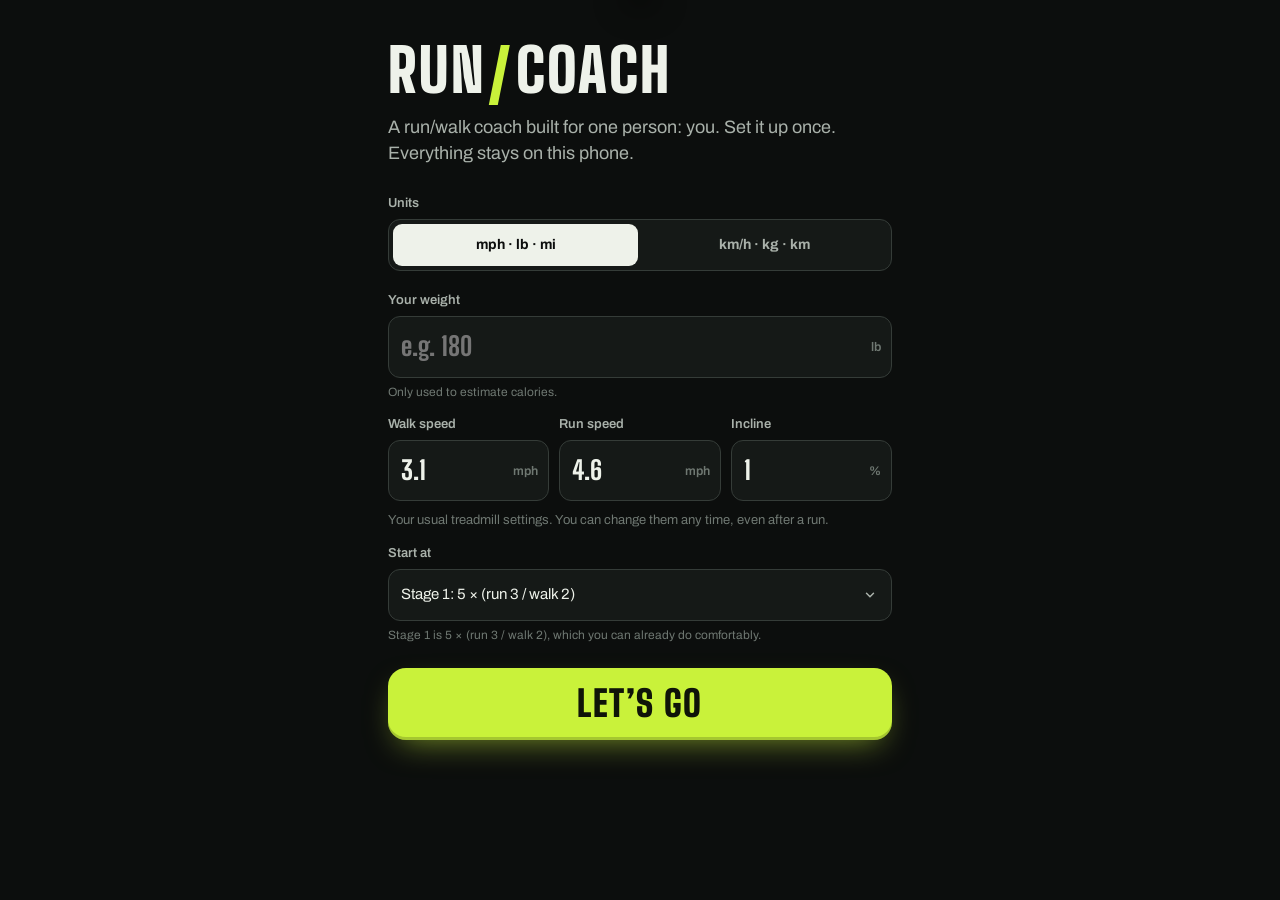
<file: index.html>
<!doctype html>
<html lang="en">
<head>
  <meta charset="utf-8">
  <meta name="viewport" content="width=device-width, initial-scale=1, viewport-fit=cover">
  <meta name="theme-color" content="#0c0e0d">
  <meta name="color-scheme" content="dark">
  <meta name="description" content="A personal run/walk interval coach for the treadmill.">
  <title>Run Coach</title>
  <link rel="manifest" href="manifest.webmanifest">
  <link rel="icon" type="image/png" href="icons/icon-192.png">
  <link rel="preconnect" href="https://fonts.googleapis.com">
  <link rel="preconnect" href="https://fonts.gstatic.com" crossorigin>
  <link rel="stylesheet" href="https://fonts.googleapis.com/css2?family=Archivo:wdth,wght@75..100,400..800&family=Big+Shoulders+Display:wght@700;800;900&display=swap">
  <link rel="stylesheet" href="css/app.css">
</head>
<body>
  <div id="app"><main id="view"></main></div>

  <nav id="tabs" aria-label="Sections">
    <button data-tab="today">
      <svg viewBox="0 0 24 24" aria-hidden="true"><path d="M8 5.5v13l10.5-6.5z" fill="currentColor"/></svg>
      <span>Today</span>
    </button>
    <button data-tab="progress">
      <svg viewBox="0 0 24 24" aria-hidden="true"><path d="M5 20v-7M10 20V8M15 20v-9M20 20V4" stroke="currentColor" stroke-width="2.6" stroke-linecap="round" fill="none"/></svg>
      <span>Progress</span>
    </button>
    <button data-tab="settings">
      <svg viewBox="0 0 24 24" aria-hidden="true"><path d="M4 7h10M18.5 7H20M4 17h1.5M10 17h10" stroke="currentColor" stroke-width="2.4" stroke-linecap="round" fill="none"/><circle cx="16" cy="7" r="2.4" fill="none" stroke="currentColor" stroke-width="2.2"/><circle cx="8" cy="17" r="2.4" fill="none" stroke="currentColor" stroke-width="2.2"/></svg>
      <span>Settings</span>
    </button>
  </nav>

  <div id="screen"></div>
  <div id="sheet"></div>
  <div id="toast" role="status" aria-live="polite"></div>

  <script type="module" src="js/app.js"></script>
</body>
</html>
</file>
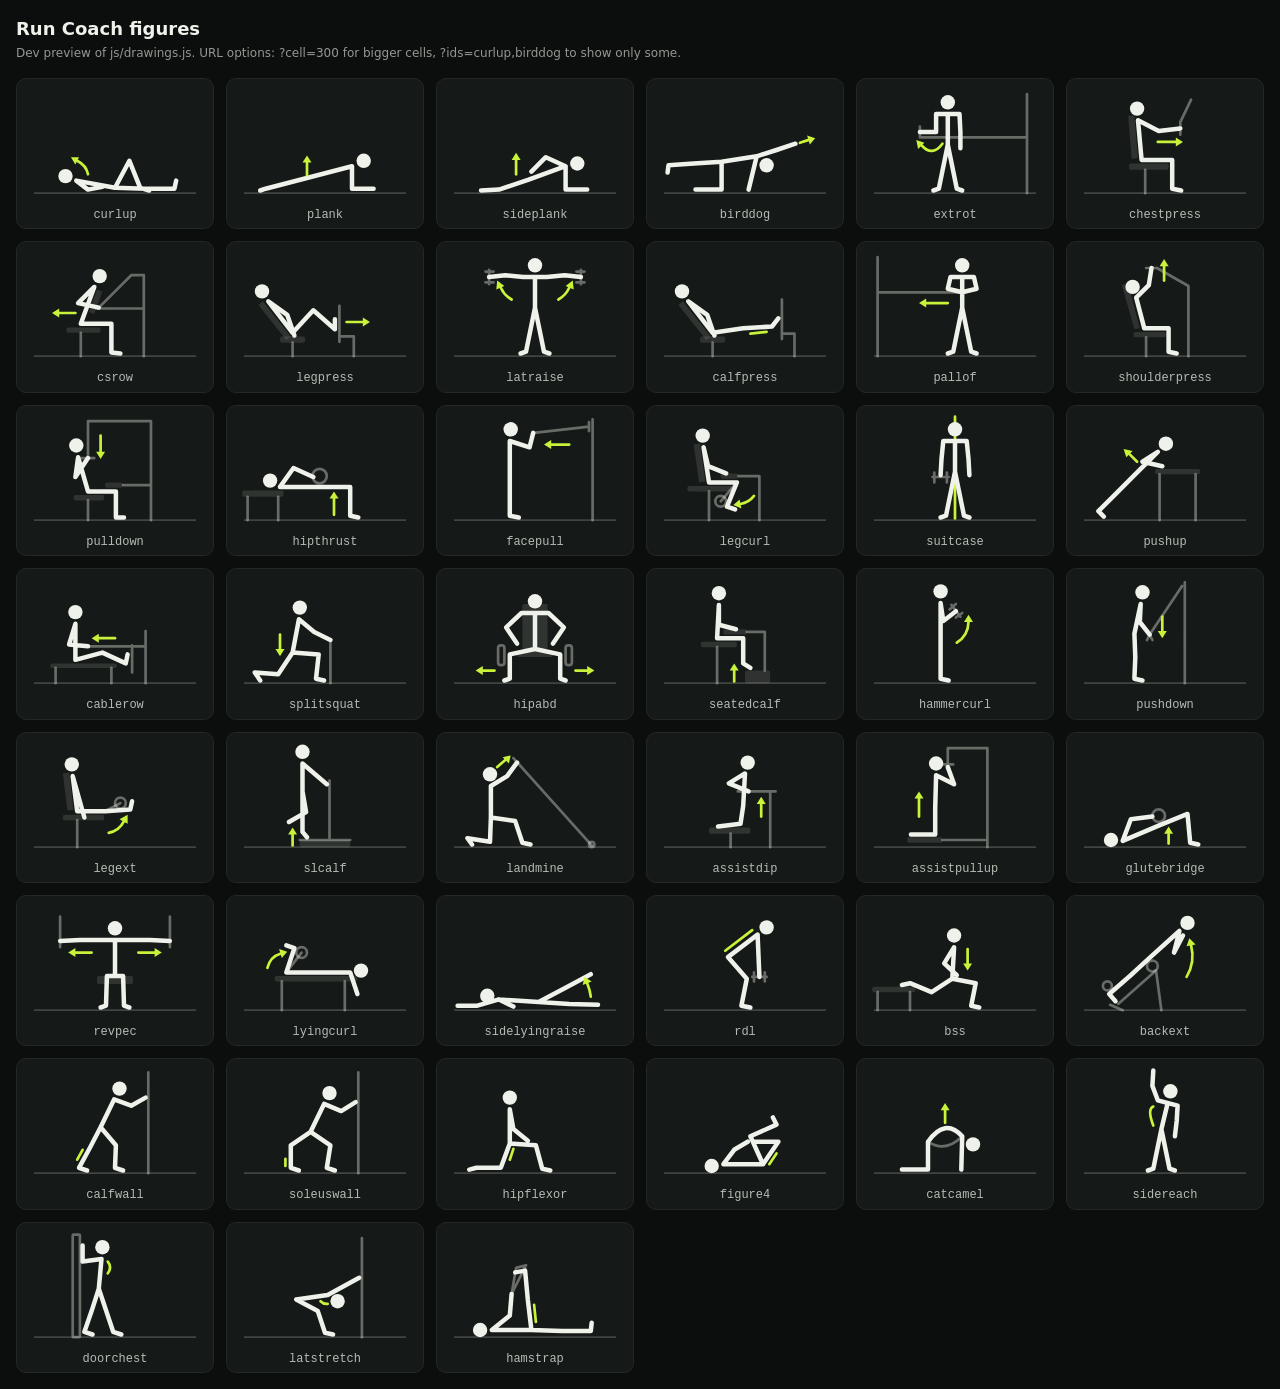
<file: tools/figures.html>
<!doctype html>
<html lang="en">
<head>
<meta charset="utf-8">
<meta name="viewport" content="width=device-width, initial-scale=1">
<title>Run Coach figures</title>
<style>
  :root { color-scheme: dark; }
  * { box-sizing: border-box; }
  body { margin: 0; padding: 16px; background: #0c0e0d; color: #eef2ea; font: 14px/1.4 system-ui, -apple-system, "Segoe UI", sans-serif; }
  h1 { font-size: 18px; margin: 0 0 4px; }
  p.note { margin: 0 0 16px; opacity: .6; font-size: 12px; }
  .grid { display: grid; grid-template-columns: repeat(auto-fill, minmax(var(--cell, 180px), 1fr)); gap: 12px; }
  .cell { background: #151917; border: 1px solid #222824; border-radius: 10px; padding: 8px 8px 6px; }
  .cell .id { font: 12px/1.2 ui-monospace, Consolas, monospace; opacity: .75; margin-top: 4px; text-align: center; }

  /* Same CSS the app uses for figures */
  .fig { width: 100%; height: auto; color: #eef2ea; display: block; }
  .fig .p { fill: none; stroke: currentColor; stroke-width: 5; stroke-linecap: round; stroke-linejoin: round; }
  .fig .h { fill: currentColor; stroke: none; }
  .fig .e { fill: none; stroke: currentColor; stroke-opacity: .38; stroke-width: 3; stroke-linecap: round; stroke-linejoin: round; }
  .fig .ef { fill: currentColor; fill-opacity: .12; stroke: none; }
  .fig .a { fill: none; stroke: #c9f23a; stroke-width: 3; stroke-linecap: round; stroke-linejoin: round; }
  .fig .ah { fill: #c9f23a; stroke: none; }
  .fig .f { stroke: currentColor; stroke-opacity: .2; stroke-width: 2; }
</style>
</head>
<body>
<h1>Run Coach figures</h1>
<p class="note">Dev preview of js/drawings.js. URL options: ?cell=300 for bigger cells, ?ids=curlup,birddog to show only some.</p>
<div class="grid" id="grid"></div>
<script type="module">
  import { FIGURES, figure } from '../js/drawings.js';
  const q = new URLSearchParams(location.search);
  const cell = q.get('cell');
  if (cell) document.documentElement.style.setProperty('--cell', `${parseInt(cell, 10)}px`);
  const only = q.get('ids') ? q.get('ids').split(',') : null;
  const grid = document.getElementById('grid');
  grid.innerHTML = Object.keys(FIGURES)
    .filter(id => !only || only.includes(id))
    .map(id => `<div class="cell">${figure(id)}<div class="id">${id}</div></div>`)
    .join('');
</script>
</body>
</html>
</file>
<file: css/app.css>
/* Run Coach — treadmill-console aesthetic: dark belt, volt-lime run, electric-blue walk. */

:root {
  --bg: #0c0e0d;
  --bg-2: #111413;
  --panel: #151917;
  --panel-2: #1b201e;
  --line: #262c29;
  --line-2: #353c38;
  --ghost: #1f2522;
  --ink: #eef2ea;
  --ink-2: #a9b1aa;
  --ink-3: #6f7872;
  --run: #c9f23a;
  --run-ink: #0f1408;
  --walk: #4d8dff;
  --walk-deep: #1a47d1;
  --easy: #8b9aa7;
  --easy-deep: #27313b;
  --green: #45d27c;
  --amber: #ffb43d;
  --red: #ff5a47;
  --display: 'Big Shoulders Display', 'Oswald', 'Roboto Condensed', 'Arial Narrow', sans-serif;
  --body: 'Archivo', 'Roboto', 'Segoe UI', sans-serif;
  --radius: 16px;
  --sb: env(safe-area-inset-bottom, 0px);
  --st: env(safe-area-inset-top, 0px);
  color-scheme: dark;
}

*, *::before, *::after { box-sizing: border-box; }
[hidden] { display: none !important; }
html { -webkit-text-size-adjust: 100%; }

body {
  margin: 0;
  min-height: 100dvh;
  background-color: var(--bg);
  background-image:
    radial-gradient(130% 50% at 105% -5%, rgba(201, 242, 58, .08), transparent 60%),
    repeating-linear-gradient(180deg, rgba(255, 255, 255, .018) 0 1px, transparent 1px 7px);
  background-attachment: fixed;
  color: var(--ink);
  font-family: var(--body);
  font-size: 16px;
  line-height: 1.45;
  -webkit-font-smoothing: antialiased;
  -webkit-tap-highlight-color: transparent;
  overscroll-behavior-y: contain;
}
body.locked { overflow: hidden; }

button, input, select, textarea { font: inherit; color: inherit; }
button { cursor: pointer; border: 0; background: none; padding: 0; touch-action: manipulation; }
button:disabled { cursor: default; }
:focus-visible { outline: 2px solid var(--run); outline-offset: 3px; }
h1, h2, h3, p { margin: 0; font-weight: inherit; }

#app { max-width: 540px; margin: 0 auto; padding: calc(16px + var(--st)) 16px calc(200px + var(--sb)); }

/* ---- header ---- */
.top { display: flex; justify-content: space-between; align-items: center; margin-bottom: 20px; }
.brand { font-family: var(--display); font-weight: 900; font-size: 24px; letter-spacing: .04em; text-transform: uppercase; line-height: 1; }
.brand i { color: var(--run); font-style: normal; margin: 0 1px; }
.brand.big { font-size: 60px; margin-bottom: 14px; }
.date { font-size: 12px; font-weight: 600; letter-spacing: .14em; text-transform: uppercase; color: var(--ink-3); }
.eyebrow { display: block; font-size: 11px; font-weight: 700; letter-spacing: .18em; text-transform: uppercase; color: var(--ink-3); }

/* ---- road to 5K ---- */
.road-wrap { margin-bottom: 18px; }
.road-head { display: flex; justify-content: space-between; margin-bottom: 8px; }
.road { display: grid; grid-template-columns: repeat(12, 1fr); gap: 4px; }
.road span {
  height: 32px; border-radius: 4px; background: var(--ghost);
  display: flex; align-items: flex-end; justify-content: center; padding-bottom: 3px;
  font-family: var(--display); font-weight: 800; font-size: 13px; line-height: 1; color: var(--ink-3);
}
.road span.done { background: var(--run); color: var(--run-ink); }
.road span.now { background: rgba(201, 242, 58, .1); box-shadow: inset 0 0 0 2px var(--run); color: var(--run); animation: beat 1.8s ease-in-out infinite; }

/* ---- cards ---- */
.card {
  background: var(--panel); border: 1px solid var(--line); border-left: 4px solid var(--line-2);
  border-radius: 12px; padding: 14px 16px; margin-bottom: 12px; animation: rise .4s both;
}
.card h3 { font-family: var(--display); font-weight: 800; font-size: 23px; text-transform: uppercase; letter-spacing: .02em; line-height: 1.05; margin: 2px 0 4px; }
.card p { color: var(--ink-2); font-size: 15px; }
.card p b { color: var(--ink); }
.card.green { border-left-color: var(--green); }
.card.amber { border-left-color: var(--amber); }
.card.red { border-left-color: var(--red); }
.card.info { border-left-color: var(--walk); }
.card.morning { border-left-color: var(--run); }
.card .row { margin-top: 12px; }
.row { display: flex; gap: 10px; flex-wrap: wrap; }

.choices { display: grid; grid-template-columns: repeat(3, 1fr); gap: 8px; margin-top: 12px; }
.choice {
  background: var(--panel-2); border: 1px solid var(--line-2); border-radius: 12px;
  padding: 12px 10px; min-height: 80px; text-align: left;
  display: flex; flex-direction: column; justify-content: space-between; gap: 6px;
  transition: transform .12s, background-color .15s, border-color .15s;
}
.choice b { font-family: var(--display); font-weight: 800; font-size: 20px; text-transform: uppercase; line-height: 1; }
.choice small { font-size: 12px; color: var(--ink-3); line-height: 1.25; }
.choice:active { transform: scale(.97); }
.choice.green b { color: var(--green); }
.choice.amber b { color: var(--amber); }
.choice.red b { color: var(--red); }
.choice[aria-pressed=true] { background: var(--run); border-color: var(--run); color: var(--run-ink); }
.choice[aria-pressed=true] small { color: rgba(15, 20, 8, .7); }

/* ---- hero (next run) ---- */
.hero {
  position: relative; overflow: hidden;
  padding: 18px 16px 16px; border-radius: var(--radius);
  background: linear-gradient(180deg, var(--panel), var(--bg-2));
  border: 1px solid var(--line);
  animation: rise .5s .05s both;
}
.hero::after {
  content: ''; position: absolute; right: -60px; top: -60px; width: 200px; height: 200px; pointer-events: none;
  background: radial-gradient(circle, rgba(201, 242, 58, .13), transparent 70%);
}
.hero-top { display: flex; justify-content: space-between; align-items: center; gap: 8px; }
.tag { font-size: 10.5px; font-weight: 800; letter-spacing: .12em; text-transform: uppercase; color: var(--run-ink); background: var(--run); padding: 4px 8px; border-radius: 99px; white-space: nowrap; }
.hero h1 {
  text-wrap: balance;
  font-family: var(--display); font-weight: 900; text-transform: uppercase;
  font-size: clamp(38px, 11vw, 54px); line-height: .92; letter-spacing: .005em;
  margin: 10px 0 18px;
}
.legend { display: flex; flex-wrap: wrap; gap: 6px 14px; margin: 10px 0 18px; font-size: 12px; color: var(--ink-3); }
.legend span::before { content: ''; display: inline-block; width: 8px; height: 8px; border-radius: 50%; margin-right: 6px; vertical-align: 1px; }
.legend .run::before { background: var(--run); }
.legend .walk::before { background: var(--walk); }
.legend .easy::before { background: var(--easy); }
.legend .strong::before { background: var(--amber); }
.legend .hard::before { background: var(--red); }

/* ---- dot-matrix profile ---- */
.matrix { display: grid; grid-template-columns: repeat(var(--cols), 1fr); align-items: end; }
.col {
  position: relative; display: block; aspect-ratio: 1 / 7;
  background: radial-gradient(circle closest-side, var(--ghost) 60%, transparent 68%) top / 100% calc(100% / 7) repeat-y;
}
.col b {
  position: absolute; left: 0; right: 0; bottom: 0;
  height: calc(var(--h) * 100% / 7);
  background: radial-gradient(circle closest-side, currentColor 60%, transparent 68%) top / 100% calc(100% / var(--h)) repeat-y;
}
.col.run { color: var(--run); }
.col.walk { color: var(--walk); }
.col.warmup, .col.cooldown { color: var(--easy); }
/* bike effort zones */
.col.easy { color: var(--walk); }
.col.steady { color: var(--run); }
.col.strong { color: var(--amber); }
.col.hard { color: var(--red); }

/* ---- stats ---- */
.stats { display: grid; grid-template-columns: repeat(4, 1fr); gap: 10px; margin: 0; }
.stats div { min-width: 0; }
.stats dt { font-size: 10.5px; font-weight: 700; letter-spacing: .14em; text-transform: uppercase; color: var(--ink-3); }
.stats dd { margin: 3px 0 0; font-family: var(--display); font-weight: 800; font-size: 32px; line-height: 1; white-space: nowrap; }
.stats dd small { font-family: var(--body); font-size: 12px; font-weight: 600; color: var(--ink-3); margin-left: 3px; }

.streak { display: flex; align-items: center; gap: 6px; margin-top: 16px; padding-top: 14px; border-top: 1px dashed var(--line-2); font-size: 14px; color: var(--ink-2); }
.streak i { width: 13px; height: 13px; border-radius: 50%; border: 2px solid var(--green); }
.streak i.on { background: var(--green); }
.streak span { margin-left: 6px; }
.hint { margin-top: 12px; font-size: 13.5px; color: var(--ink-3); }
.hint b { color: var(--ink-2); font-weight: 600; }

/* ---- start button ---- */
.startbar {
  position: fixed; left: 0; right: 0; bottom: calc(64px + var(--sb)); z-index: 5;
  padding: 28px 16px 12px; pointer-events: none;
  background: linear-gradient(180deg, transparent, var(--bg) 45%);
}
.startbar > * { pointer-events: auto; max-width: 508px; margin-left: auto; margin-right: auto; }
.blocked { font-size: 13px; color: var(--amber); text-align: center; margin-bottom: 8px; }
.start {
  display: flex; width: 100%; height: 72px; padding: 0 22px; align-items: center; justify-content: space-between;
  border-radius: 18px; background: var(--run); color: var(--run-ink);
  box-shadow: 0 12px 32px -12px rgba(201, 242, 58, .6), inset 0 -3px 0 rgba(0, 0, 0, .18);
  transition: transform .12s;
}
.start span { font-family: var(--display); font-weight: 900; font-size: 36px; text-transform: uppercase; letter-spacing: .04em; }
.start small { font-size: 12.5px; font-weight: 700; letter-spacing: .08em; text-transform: uppercase; opacity: .72; }
.start:active { transform: scale(.98); }
.start:disabled { background: var(--panel-2); color: var(--ink-3); box-shadow: none; }
.start.inline { margin-top: 24px; justify-content: center; }

/* ---- tabs ---- */
#tabs {
  position: fixed; left: 0; right: 0; bottom: 0; z-index: 6;
  display: grid; grid-template-columns: repeat(3, 1fr);
  padding-bottom: var(--sb);
  background: rgba(12, 14, 13, .94); backdrop-filter: blur(12px);
  border-top: 1px solid var(--line);
}
#tabs button {
  position: relative; height: 64px;
  display: flex; flex-direction: column; align-items: center; justify-content: center; gap: 4px;
  color: var(--ink-3); font-size: 10.5px; font-weight: 700; letter-spacing: .16em; text-transform: uppercase;
}
#tabs svg { width: 22px; height: 22px; }
#tabs button.on { color: var(--ink); }
#tabs button.on::before { content: ''; position: absolute; top: -1px; left: 32%; right: 32%; height: 3px; border-radius: 0 0 3px 3px; background: var(--run); }

/* ---- full-screen layer, sheets, toast ---- */
#screen { position: fixed; inset: 0; z-index: 20; display: none; overflow-y: auto; background: var(--bg); }
#screen.on { display: block; }

#sheet { position: fixed; inset: 0; z-index: 40; display: none; }
#sheet.on { display: block; }
.sheet-back { position: absolute; inset: 0; background: rgba(0, 0, 0, .62); animation: fade .2s both; }
.sheet-card {
  position: absolute; left: 0; right: 0; bottom: 0; max-width: 540px; margin: 0 auto;
  max-height: 92dvh; overflow: auto;
  padding: 24px 18px calc(22px + var(--sb));
  background: var(--panel); color: var(--ink);
  border-top: 1px solid var(--line-2); border-radius: 22px 22px 0 0;
  animation: up .3s cubic-bezier(.2, .9, .3, 1) both;
}
.sheet-card h3 { font-family: var(--display); font-weight: 900; font-size: 32px; text-transform: uppercase; line-height: 1; margin-bottom: 8px; }
.sheet-card > p { color: var(--ink-2); margin-bottom: 18px; }
.sheet-card .eyebrow { margin-top: 6px; }
.sheet-btns { display: flex; gap: 10px; margin-top: 20px; }
.sheet-btns .btn { flex: 1; min-height: 56px; }

#toast {
  position: fixed; left: 50%; top: calc(14px + var(--st)); z-index: 60;
  transform: translate(-50%, -160%);
  max-width: calc(100% - 32px); padding: 12px 18px; border-radius: 99px;
  background: var(--ink); color: var(--bg); font-size: 14px; font-weight: 600; text-align: center;
  box-shadow: 0 10px 30px rgba(0, 0, 0, .45);
  transition: transform .3s cubic-bezier(.2, .9, .3, 1);
}
#toast.on { transform: translate(-50%, 0); }

/* ---- buttons & forms ---- */
.btn {
  display: inline-flex; align-items: center; justify-content: center; gap: 8px;
  min-height: 46px; padding: 0 18px; border-radius: 12px;
  background: var(--panel-2); border: 1px solid var(--line-2);
  font-weight: 700; font-size: 15px; transition: transform .12s, background-color .15s;
}
.btn:active { transform: scale(.97); }
.btn:disabled { opacity: .4; }
.btn.primary { background: var(--run); border-color: var(--run); color: var(--run-ink); }
.btn.ghost { background: transparent; }
.btn.danger { background: var(--red); border-color: var(--red); color: #fff; }
.btn.wide { width: 100%; margin-top: 14px; }
.btn.small { min-height: 36px; padding: 0 12px; font-size: 13px; margin-top: 6px; }
.btn.round { width: 54px; height: 54px; padding: 0; border-radius: 50%; font-size: 26px; }

.group { margin-bottom: 28px; }
.group h2 {
  font-family: var(--display); font-weight: 800; font-size: 15px; letter-spacing: .16em; text-transform: uppercase;
  color: var(--ink-3); margin-bottom: 14px; padding-bottom: 8px; border-bottom: 1px solid var(--line);
}
.gh { display: flex; justify-content: space-between; align-items: flex-start; gap: 10px; border-bottom: 1px solid var(--line); margin-bottom: 14px; }
.gh h2 { border: 0; margin: 0; }

.field { display: block; margin-bottom: 14px; }
.field > span { display: flex; justify-content: space-between; align-items: baseline; font-size: 13px; font-weight: 600; color: var(--ink-2); margin-bottom: 6px; }
.field small { display: block; font-size: 12px; color: var(--ink-3); margin-top: 6px; }
.inp { display: flex; align-items: center; background: var(--panel); border: 1px solid var(--line-2); border-radius: 12px; overflow: hidden; transition: border-color .15s; }
.inp:focus-within { border-color: var(--run); }
.inp input { flex: 1; min-width: 0; width: 100%; padding: 11px 10px 11px 12px; background: none; border: 0; outline: none; font-family: var(--display); font-weight: 800; font-size: 26px; }
.inp em { font-style: normal; font-size: 12.5px; font-weight: 600; color: var(--ink-3); padding-right: 10px; }
input.bad { color: var(--red); }
select {
  width: 100%; padding: 14px 40px 14px 12px; border-radius: 12px; appearance: none;
  background: var(--panel) url("data:image/svg+xml,%3Csvg xmlns='http://www.w3.org/2000/svg' width='14' height='14' viewBox='0 0 24 24'%3E%3Cpath d='M6 9l6 6 6-6' fill='none' stroke='%23a9b1aa' stroke-width='2.5' stroke-linecap='round'/%3E%3C/svg%3E") right 14px center no-repeat;
  border: 1px solid var(--line-2); font-size: 15px;
}
.grid3 { display: grid; grid-template-columns: repeat(3, 1fr); gap: 10px; }
.note { font-size: 13px; color: var(--ink-3); margin: -4px 0 14px; }
.note.warn { color: var(--amber); }

.seg { display: grid; grid-auto-flow: column; grid-auto-columns: 1fr; gap: 4px; padding: 4px; margin-bottom: 14px; background: var(--panel); border: 1px solid var(--line-2); border-radius: 12px; }
.seg button, .seg label span { display: flex; align-items: center; justify-content: center; min-height: 42px; border-radius: 9px; font-size: 14px; font-weight: 700; color: var(--ink-2); text-align: center; transition: background-color .15s, color .15s; }
.seg label { display: block; cursor: pointer; }
.seg input { position: absolute; opacity: 0; pointer-events: none; }
.seg button[aria-pressed=true], .seg input:checked + span { background: var(--ink); color: var(--bg); }
.seg.small { margin: 0 0 8px; }
.seg.small button { min-height: 28px; padding: 0 10px; font-size: 12px; }

.toggle { display: flex; width: 100%; align-items: center; justify-content: space-between; gap: 12px; padding: 13px 0; border-bottom: 1px solid var(--line); text-align: left; }
.toggle b { display: block; font-size: 15px; font-weight: 700; }
.toggle small { display: block; font-size: 12.5px; color: var(--ink-3); }
.toggle i { flex: none; position: relative; width: 50px; height: 30px; border-radius: 99px; background: var(--line-2); transition: background-color .2s; }
.toggle i::after { content: ''; position: absolute; top: 3px; left: 3px; width: 24px; height: 24px; border-radius: 50%; background: var(--ink); transition: transform .2s, background-color .2s; }
.toggle[aria-checked=true] i { background: var(--run); }
.toggle[aria-checked=true] i::after { transform: translateX(20px); background: var(--run-ink); }

input[type=range] { width: 100%; height: 32px; accent-color: var(--run); }
output { font-family: var(--display); font-weight: 800; font-size: 17px; color: var(--ink); }

.bpm { display: flex; align-items: center; justify-content: space-between; margin: 16px 0; }
.bpm div { text-align: center; }
.bpm b { display: block; font-family: var(--display); font-weight: 900; font-size: 60px; line-height: 1; }
.bpm small { display: block; font-size: 11px; letter-spacing: .14em; text-transform: uppercase; color: var(--ink-3); }
.bpm em { display: block; min-height: 18px; margin-top: 4px; font-style: normal; font-size: 12.5px; color: var(--ink-2); }
.bpm em .warn { color: var(--amber); }

.howto { margin-bottom: 16px; padding: 14px 16px; border-radius: 12px; background: var(--panel); border: 1px solid var(--line); border-left: 4px solid var(--run); }
.howto ol { margin: 8px 0 0; padding-left: 20px; font-size: 14px; color: var(--ink-2); }
.howto li { margin-bottom: 6px; padding-left: 2px; }
.howto li::marker { font-family: var(--display); font-weight: 800; color: var(--run); }
.howto b { color: var(--ink); }
.count-read { margin: -2px 0 8px; }
.cr-row { display: grid; grid-template-columns: auto auto 1fr; align-items: center; gap: 18px; padding: 4px 0 14px; border-bottom: 1px solid var(--line); }
.cr-row small { display: block; font-size: 10.5px; font-weight: 700; letter-spacing: .14em; text-transform: uppercase; color: var(--ink-3); }
.cr-row b { font-family: var(--display); font-weight: 800; font-size: 34px; line-height: 1; }
.cr-row .btn { justify-self: end; }

.foot { margin-top: 10px; font-size: 12px; color: var(--ink-3); text-align: center; }

/* ---- progress ---- */
.big-stage { display: flex; align-items: flex-end; gap: 16px; margin-bottom: 20px; }
.bs-num { font-family: var(--display); font-weight: 900; font-size: 104px; line-height: .8; color: var(--run); }
.bs-num small { font-size: 34px; color: var(--ink-3); }
.big-stage p { font-family: var(--display); font-weight: 800; font-size: 22px; text-transform: uppercase; line-height: 1.05; margin-top: 4px; }
.chart { display: grid; grid-template-columns: repeat(8, 1fr); gap: 6px; height: 170px; align-items: end; }
.bar { height: 100%; display: flex; flex-direction: column; align-items: center; justify-content: flex-end; gap: 4px; }
.bar i { display: block; width: 100%; height: calc((100% - 40px) * var(--p)); min-height: 3px; border-radius: 5px 5px 2px 2px; background: var(--line-2); }
.bar.cur i { background: var(--run); }
.bv { font-family: var(--display); font-weight: 800; font-size: 13px; color: var(--ink-2); min-height: 16px; }
.bl { font-size: 10.5px; color: var(--ink-3); }
.alltime { color: var(--ink-2); }
.alltime b { font-family: var(--display); font-weight: 800; font-size: 20px; color: var(--ink); }

.hist { border-bottom: 1px solid var(--line); }
.hist summary { display: grid; grid-template-columns: 12px 1fr auto auto auto; gap: 10px; align-items: center; padding: 13px 0; list-style: none; cursor: pointer; font-size: 14px; }
.hist summary::-webkit-details-marker { display: none; }
.h-s { font-family: var(--display); font-weight: 800; color: var(--ink-3); }
.h-r, .h-k { font-size: 13px; color: var(--ink-2); }
.h-b { padding: 0 0 14px 22px; font-size: 13.5px; color: var(--ink-2); }
.h-b p { margin-bottom: 4px; }
.h-n { font-style: italic; }
.dot { width: 12px; height: 12px; border-radius: 50%; background: var(--ink-3); }
.dot.green { background: var(--green); color: var(--green); }
.dot.amber { background: var(--amber); color: var(--amber); }
.dot.red { background: var(--red); color: var(--red); }
.dot.pending { background: transparent; box-shadow: inset 0 0 0 2px currentColor; }

.planlist { list-style: none; margin: 0; padding: 0; }
.planlist li { display: grid; grid-template-columns: 34px 1fr auto; align-items: center; gap: 8px; padding: 9px 0; border-bottom: 1px solid var(--line); font-size: 14px; color: var(--ink-2); }
.planlist b { font-family: var(--display); font-weight: 800; font-size: 20px; color: var(--ink-3); }
.planlist em { font-style: normal; font-size: 12px; color: var(--ink-3); }
.planlist li.done b { color: var(--run); }
.planlist li.now { color: var(--ink); font-weight: 600; }
.planlist li.now b { color: var(--run); }
.planlist li.now span::after { content: '  ← you'; color: var(--run); font-size: 12px; font-weight: 700; }

/* ---- workout ---- */
.wk {
  --wk-bg: var(--easy-deep); --wk-ink: #fff; --belt: 1.2s;
  position: relative; overflow: hidden;
  min-height: 100dvh; display: flex; flex-direction: column;
  padding: calc(12px + var(--st)) 16px calc(16px + var(--sb));
  background: var(--wk-bg); color: var(--wk-ink);
  transition: background-color .35s ease, color .35s ease;
}
.wk[data-type=run] { --wk-bg: var(--run); --wk-ink: var(--run-ink); --belt: .45s; }
.wk[data-type=walk] { --wk-bg: var(--walk-deep); --wk-ink: #fff; --belt: .9s; }
/* bike zones: easy blue, steady lime, strong amber, hard red */
.wk[data-type=easy] { --wk-bg: var(--walk-deep); --wk-ink: #fff; --belt: .9s; }
.wk[data-type=steady] { --wk-bg: var(--run); --wk-ink: var(--run-ink); --belt: .55s; }
.wk[data-type=strong] { --wk-bg: var(--amber); --wk-ink: #1d1404; --belt: .42s; }
.wk[data-type=hard] { --wk-bg: var(--red); --wk-ink: #fff; --belt: .3s; }
/* moving treadmill belt */
.wk::before {
  content: ''; position: absolute; inset: 0; pointer-events: none;
  background: repeating-linear-gradient(180deg, color-mix(in srgb, var(--wk-ink) 6%, transparent) 0 2px, transparent 2px 10px);
  animation: belt var(--belt) linear infinite;
}
.wk > * { position: relative; }
.wk-flash { position: absolute; inset: 0; z-index: 2; background: #fff; opacity: 0; pointer-events: none; }
.wk.flashing .wk-flash { animation: flash .6s ease-out; }
.wk.paused::before { animation-play-state: paused; }
.wk.paused .wk-clock { animation: blink 1.2s steps(2, start) infinite; }

.wk-top { display: flex; justify-content: space-between; align-items: center; gap: 10px; }
.wk-id b { font-family: var(--display); font-weight: 900; font-size: 20px; text-transform: uppercase; letter-spacing: .06em; margin-right: 10px; }
.wk-id span { font-family: var(--display); font-weight: 700; font-size: 20px; opacity: .7; }
.wk-fast { font-size: 11px; font-weight: 800; padding: 4px 8px; border-radius: 6px; background: var(--red); color: #fff; }
.wk-end { padding: 10px 18px; border-radius: 99px; border: 2px solid color-mix(in srgb, var(--wk-ink) 35%, transparent); font-size: 13px; font-weight: 800; letter-spacing: .14em; text-transform: uppercase; }

.wk-main { flex: 1; min-height: 0; display: flex; flex-direction: column; align-items: center; justify-content: center; text-align: center; }
.wk-phase { font-family: var(--display); font-weight: 900; text-transform: uppercase; font-size: clamp(56px, 19vw, 124px); line-height: .85; letter-spacing: .01em; }
.wk-clock { display: flex; justify-content: center; margin: 6px 0 8px; font-family: var(--display); font-weight: 800; font-size: clamp(112px, 40vw, 270px); line-height: .9; }
.wk-clock span { display: inline-block; width: .54em; text-align: center; }
.wk-clock i { display: inline-block; width: .22em; font-style: normal; text-align: center; transform: translateY(-.06em); }
.wk-hint { font-size: 17px; font-weight: 600; opacity: .85; }
.wk-hint b { font-weight: 800; }
.wk-next { margin-top: 12px; font-family: var(--display); font-weight: 800; font-size: 24px; letter-spacing: .04em; text-transform: uppercase; opacity: .62; }

.wk-prof { margin: 12px 0 8px; }
.wk .col { color: var(--wk-ink); --ghost: color-mix(in srgb, var(--wk-ink) 13%, transparent); }
.wk .col.walk b, .wk .col.easy b, .wk .col.warmup b, .wk .col.cooldown b { opacity: .6; }
.wk .col.past b { opacity: .22; }
.wk .col.now b { opacity: 1; animation: blink 1s steps(2, start) infinite; }

.wk-meta { display: flex; justify-content: space-between; margin-bottom: 12px; font-family: var(--display); font-weight: 800; font-size: 18px; letter-spacing: .04em; text-transform: uppercase; opacity: .75; }
.wk-ctrl { display: grid; grid-template-columns: 1fr 1.5fr 1fr; gap: 10px; }
.wk-btn {
  height: 86px; border-radius: 20px; display: flex; align-items: center; justify-content: center; gap: 8px;
  background: color-mix(in srgb, var(--wk-ink) 12%, transparent);
  font-family: var(--display); font-weight: 900; font-size: 24px; letter-spacing: .04em; text-transform: uppercase;
  transition: transform .1s;
}
.wk-btn:active { transform: scale(.96); }
.wk-btn.main { background: var(--wk-ink); color: var(--wk-bg); font-size: 32px; }
.wk-btn.hurt i { width: 12px; height: 12px; border-radius: 50%; background: var(--red); box-shadow: 0 0 0 3px color-mix(in srgb, var(--red) 35%, transparent); }

/* ---- pain pad & chips ---- */
.painpad { display: grid; grid-template-columns: repeat(6, 1fr); gap: 6px; margin: 12px 0; }
.pp {
  --z: var(--green);
  height: 54px; border-radius: 12px; background: var(--panel-2); border: 1px solid var(--line-2);
  box-shadow: inset 0 -3px 0 var(--z);
  font-family: var(--display); font-weight: 800; font-size: 26px;
  transition: background-color .12s, transform .1s;
}
.pp:active { transform: scale(.94); }
.pp.za { --z: var(--amber); }
.pp.zr { --z: var(--red); }
.pp[aria-pressed=true] { background: var(--z); border-color: var(--z); color: #0c0e0d; }
.scale-key { display: flex; gap: 14px; font-size: 12px; color: var(--ink-3); }
.scale-key span::before { content: ''; display: inline-block; width: 8px; height: 8px; border-radius: 50%; margin-right: 5px; }
.scale-key .g::before { background: var(--green); }
.scale-key .a::before { background: var(--amber); }
.scale-key .r::before { background: var(--red); }

.chips { display: flex; flex-wrap: wrap; gap: 8px; margin: 12px 0; }
.chip { padding: 10px 14px; border-radius: 99px; border: 1px solid var(--line-2); background: var(--panel-2); font-size: 14px; font-weight: 600; transition: background-color .12s; }
.chip[aria-pressed=true] { background: var(--ink); border-color: var(--ink); color: var(--bg); }
.flags .chip[aria-pressed=true] { background: var(--red); border-color: var(--red); color: #fff; }
.stop { margin-top: 8px; color: var(--red); font-weight: 700; }

/* ---- check-in ---- */
.ci { max-width: 540px; margin: 0 auto; padding: calc(22px + var(--st)) 16px calc(34px + var(--sb)); }
.ci h1 { font-family: var(--display); font-weight: 900; font-size: 50px; text-transform: uppercase; line-height: .9; margin: 8px 0 20px; }
.ci-head { padding-bottom: 20px; border-bottom: 1px solid var(--line); }
.q { padding: 20px 0; border-bottom: 1px solid var(--line); }
.q h2 { font-family: var(--display); font-weight: 800; font-size: 23px; text-transform: uppercase; letter-spacing: .02em; margin-bottom: 4px; }
.q h2 small { font-family: var(--body); font-size: 12px; font-weight: 600; color: var(--ink-3); text-transform: none; letter-spacing: 0; margin-left: 6px; }
.q .note { margin: 0; }
.more summary { list-style: none; cursor: pointer; font-weight: 700; color: var(--ink-2); }
.more summary::-webkit-details-marker { display: none; }
.more summary::before { content: '+ '; color: var(--run); }
.more[open] summary { margin-bottom: 14px; }
.check { display: flex; align-items: center; gap: 10px; font-size: 14px; color: var(--ink-2); }
.check input { width: 20px; height: 20px; accent-color: var(--run); }
textarea { width: 100%; margin-top: 10px; padding: 12px; border-radius: 12px; background: var(--panel); border: 1px solid var(--line-2); font-size: 15px; resize: vertical; outline: none; }
textarea:focus { border-color: var(--run); }

/* ---- result ---- */
.result { --c: var(--green); min-height: 100dvh; max-width: 540px; margin: 0 auto; padding: calc(40px + var(--st)) 20px calc(30px + var(--sb)); display: flex; flex-direction: column; justify-content: center; }
.result.amber { --c: var(--amber); }
.result.red { --c: var(--red); }
.orb {
  width: 120px; height: 120px; border-radius: 50%; margin-bottom: 32px; background: var(--c);
  box-shadow: 0 0 0 14px color-mix(in srgb, var(--c) 18%, transparent), 0 0 90px color-mix(in srgb, var(--c) 45%, transparent);
  animation: pop .6s cubic-bezier(.2, 1.4, .4, 1) both;
}
.result h1 { font-family: var(--display); font-weight: 900; font-size: 84px; line-height: .9; text-transform: uppercase; color: var(--c); margin: 6px 0 14px; }
.result > p { font-size: 17px; color: var(--ink-2); margin-bottom: 26px; }
.result > p b { color: var(--ink); }

.celebrate { text-align: center; padding: 6px 0; }
.celebrate p { color: var(--ink-2); font-family: var(--display); font-weight: 800; font-size: 22px; text-transform: uppercase; }
.cel-num { margin: 6px 0 10px; font-family: var(--display); font-weight: 900; font-size: 88px; line-height: .9; text-transform: uppercase; color: var(--run); animation: pop .7s cubic-bezier(.2, 1.4, .4, 1) both; }
.celebrate .matrix { margin: 20px 0 4px; }

/* ---- onboarding ---- */
.onboard { max-width: 540px; margin: 0 auto; padding: calc(40px + var(--st)) 18px 40px; }
.lede { font-size: 18px; color: var(--ink-2); margin-bottom: 28px; }
fieldset { border: 0; padding: 0; margin: 0 0 6px; }
legend { padding: 0; margin-bottom: 6px; font-size: 13px; font-weight: 600; color: var(--ink-2); }

/* ---- figures (js/drawings.js) ---- */
.fig { width: 100%; height: auto; display: block; color: var(--ink); }
.fig .p { fill: none; stroke: currentColor; stroke-width: 5; stroke-linecap: round; stroke-linejoin: round; }
.fig .h { fill: currentColor; stroke: none; }
.fig .e { fill: none; stroke: currentColor; stroke-opacity: .38; stroke-width: 3; stroke-linecap: round; stroke-linejoin: round; }
.fig .ef { fill: currentColor; fill-opacity: .12; stroke: none; }
.fig .a { fill: none; stroke: var(--run); stroke-width: 3; stroke-linecap: round; stroke-linejoin: round; }
.fig .ah { fill: var(--run); stroke: none; }
.fig .f { stroke: currentColor; stroke-opacity: .2; stroke-width: 2; }

/* ---- lift card (Today) ---- */
.lift-card {
  margin-top: 14px; padding: 16px; border-radius: var(--radius);
  background: var(--panel); border: 1px solid var(--line); border-left: 4px solid var(--walk);
  animation: rise .5s .1s both;
}
.lift-card h2 { font-family: var(--display); font-weight: 900; font-size: 30px; text-transform: uppercase; line-height: 1; margin: 6px 0 4px; }
.lift-card.done p { color: var(--ink-2); font-size: 14px; }
.daypick { display: flex; gap: 4px; }
.daypick button { width: 34px; height: 30px; border-radius: 8px; border: 1px solid var(--line-2); font-family: var(--display); font-weight: 800; font-size: 16px; color: var(--ink-3); }
.daypick button[aria-pressed=true] { background: var(--walk); border-color: var(--walk); color: #fff; }
.lift-list { list-style: none; margin: 12px 0 0; padding: 0; }
.lift-list li { display: grid; grid-template-columns: 34px 1fr auto; gap: 8px; align-items: baseline; padding: 8px 0; border-bottom: 1px solid var(--line); font-size: 14.5px; }
.lift-list li:last-child { border-bottom: 0; }
.lift-list li.opt { color: var(--ink-3); }
.lift-list .lk { font-family: var(--display); font-weight: 800; font-size: 15px; color: var(--walk); text-transform: uppercase; }
.lift-list i { font-style: normal; color: var(--ink-3); }
.lift-list em { font-style: normal; font-size: 12px; color: var(--ink-3); white-space: nowrap; }
.lift-meta { margin-top: 8px; font-size: 12.5px; color: var(--ink-3); }
.lift-notes { margin: 10px 0 0; padding: 0; list-style: none; font-size: 13.5px; color: var(--ink-2); }
.lift-notes li { margin-bottom: 4px; padding-left: 14px; position: relative; }
.lift-notes li::before { content: ''; position: absolute; left: 0; top: .6em; width: 6px; height: 6px; border-radius: 50%; background: var(--line-2); }
.lift-notes b { color: var(--ink); }
.lift-notes b.a { color: var(--amber); }
.lift-notes b.r { color: var(--red); }
.lift-only { display: flex; align-items: center; gap: 12px; margin-top: 14px; }
.lift-only .btn { flex: none; }
.lift-only small { font-size: 12px; color: var(--ink-3); line-height: 1.35; }
.start.lift-go { justify-content: space-between; }
.after-run { margin-top: 10px; }
.after-run .btn { flex: 1; min-height: 52px; }

/* ---- lift session ---- */
.ls {
  --wk-ink: var(--ink); --wk-bg: var(--bg);
  min-height: 100dvh; max-width: 540px; margin: 0 auto; display: flex; flex-direction: column;
  padding: calc(12px + var(--st)) 16px calc(18px + var(--sb));
}
.ls-top { display: flex; justify-content: space-between; align-items: center; gap: 10px; margin-bottom: 10px; }
.ls .wk-btn.main { background: var(--run); color: var(--run-ink); }
.ls-ctrl { display: grid; grid-auto-flow: column; grid-auto-columns: 1fr; gap: 10px; margin-top: 16px; }
.ls-ctrl .wk-btn { height: 74px; }
.ls-skip { display: block; margin: 14px auto 0; padding: 8px 12px; font-size: 13px; font-weight: 700; color: var(--ink-3); }

.gd-bar { height: 4px; border-radius: 4px; background: var(--ghost); overflow: hidden; }
.gd-bar i { display: block; height: 100%; background: var(--run); transition: width .3s; }
.gd-main { flex: 1; display: flex; flex-direction: column; align-items: center; text-align: center; padding-top: 10px; }
.gd-fig { width: min(100%, 300px); margin: 4px auto 6px; }
.gd h1 { font-family: var(--display); font-weight: 900; font-size: clamp(32px, 9vw, 44px); text-transform: uppercase; line-height: .95; margin: 4px 0 6px; }
.gd-row { display: flex; flex-direction: column; align-items: center; margin-top: 4px; }
.gd-state { font-family: var(--display); font-weight: 900; font-size: 26px; text-transform: uppercase; letter-spacing: .06em; color: var(--ink-2); }
.gd-clock { font-family: var(--display); font-weight: 800; font-size: clamp(80px, 26vw, 128px); line-height: .9; font-variant-numeric: tabular-nums; }
.k-hold .gd-state, .k-stretch .gd-state, .k-test .gd-state, .k-warm .gd-state { color: var(--run); }
.k-hold .gd-clock, .k-test .gd-clock { color: var(--run); }
.k-relax .gd-state, .k-rest .gd-state, .k-ready .gd-state { color: var(--walk); }
.k-manual .gd-clock { display: none; }
.gd.paused .gd-clock { animation: blink 1.2s steps(2, start) infinite; }
.gd-label { margin-top: 6px; font-weight: 700; color: var(--ink); }
.gd-cue { margin-top: 10px; font-size: 15px; color: var(--ink-2); max-width: 30em; }
.why { margin-top: 10px; font-size: 13.5px; color: var(--ink-3); max-width: 32em; }
.why b { color: var(--ink-2); font-weight: 700; }

.ex { padding-top: 4px; }
.ex-head { display: flex; justify-content: space-between; align-items: flex-start; gap: 10px; }
.jump { margin: 2px 0 12px; }
.jump p { margin: 0 0 6px; font-size: 13px; font-weight: 600; color: var(--ink-2); }
.jump-row { display: flex; flex-wrap: wrap; gap: 6px; }
.jump-c { display: inline-flex; align-items: center; gap: 6px; min-height: 42px; padding: 6px 12px; border-radius: 99px; border: 1px solid var(--line-2); background: var(--panel); font-size: 14px; font-weight: 700; color: var(--ink); }
.jump-c em { font-style: normal; font-size: 12px; font-weight: 700; color: var(--walk); }
.jump-c.fin { color: var(--ink-3); }
.jump-c.fin em { color: var(--green); }
.jump-c.skip { color: var(--ink-3); text-decoration: line-through; }
.jump-c.skip em { color: var(--amber); display: inline-block; }
.jump-c.now { background: var(--run); border-color: var(--run); color: #0c0e0d; }
.jump-c.now em { color: inherit; }
.coach { margin-top: 10px; border-radius: 12px; border: 1px solid var(--line); background: var(--panel); }
.coach-row { padding: 8px 12px; }
.coach-row + .coach-row { border-top: 1px solid var(--line); }
.coach-k { display: block; margin-bottom: 3px; font-size: 11.5px; font-weight: 700; letter-spacing: .1em; text-transform: uppercase; color: var(--ink-3); }
.coach-sets { font-size: 15px; font-weight: 600; color: var(--ink-2); }
.coach-why { display: block; margin-top: 3px; font-size: 13px; color: var(--ink-3); }
.ex-rir { margin-top: 10px; }
.ex-rir > span { display: block; font-size: 12px; font-weight: 700; letter-spacing: .12em; text-transform: uppercase; color: var(--ink-3); }
.ex-rir .rir { margin: 6px 0 0; }
.ex-rir .rir .pp { height: 52px; }
.ex-how { margin-top: 22px; padding-top: 14px; border-top: 1px solid var(--line); }
.ex-how h2 { font-size: 13px; font-weight: 700; letter-spacing: .12em; text-transform: uppercase; color: var(--ink-3); }
.add-list { list-style: none; margin: 10px 0; padding: 0; font-size: 14px; color: var(--ink-2); }
.add-list li { padding: 6px 0; border-top: 1px solid var(--line); }
.add-list b { display: block; color: var(--ink); }
.ex-head .btn.small { margin: 0; }
.ex-fig { width: min(100%, 260px); margin: 6px auto 4px; }
.ex h1 { font-family: var(--display); font-weight: 900; font-size: clamp(26px, 7.5vw, 36px); text-transform: uppercase; line-height: .95; margin: 2px 0 2px; }
.ex .why { margin-top: 8px; }
.ex-cue { margin-top: 8px; font-size: 14.5px; color: var(--ink-2); }
.ex-target { font-size: 15px; color: var(--ink-2); }
.ex-target b { color: var(--ink); font-family: var(--display); font-weight: 800; font-size: 19px; letter-spacing: .02em; }
.ex-target .up { color: var(--green); font-weight: 700; font-size: 13px; }
.ex-target .dn, .ex-target .held { color: var(--amber); font-weight: 700; font-size: 13px; }
.ex-note { margin-top: 6px; font-size: 13px; color: var(--ink-2); }
.ex-note b { color: var(--ink); }
.ex-in { display: grid; grid-template-columns: repeat(auto-fit, minmax(150px, 1fr)); gap: 12px; margin-top: 12px; }
.stp > span { display: block; font-size: 12px; font-weight: 700; letter-spacing: .12em; text-transform: uppercase; color: var(--ink-3); margin-bottom: 6px; }
.stp-row { display: grid; grid-template-columns: 44px 1fr 44px; gap: 5px; align-items: center; }
.stp-b { height: 56px; border-radius: 14px; background: var(--panel-2); border: 1px solid var(--line-2); font-size: 26px; font-weight: 700; }
.stp input::-webkit-outer-spin-button, .stp input::-webkit-inner-spin-button { -webkit-appearance: none; margin: 0; }
.stp input[type=number] { -moz-appearance: textfield; }
.stp-b:active { transform: scale(.95); }
.stp input {
  width: 100%; min-width: 0; height: 56px; text-align: center; border-radius: 14px;
  background: var(--panel); border: 1px solid var(--line-2); outline: none;
  font-family: var(--display); font-weight: 800; font-size: 32px;
}
.stp input:focus { border-color: var(--run); }
.stp em { display: block; text-align: center; font-style: normal; font-size: 12px; color: var(--ink-3); margin-top: 4px; }
.ex .start.inline { margin-top: 14px; height: 72px; }
.ex .start small { max-width: 60%; text-align: right; }
.ex-tools { display: flex; flex-wrap: wrap; gap: 8px; margin-top: 14px; }
.ex-tools button { padding: 10px 12px; border-radius: 99px; border: 1px solid var(--line-2); font-size: 13px; font-weight: 700; color: var(--ink-2); }
.ex-tools .tw { display: inline-flex; align-items: center; gap: 8px; color: var(--ink); }
.ex-tools .tw i { width: 10px; height: 10px; border-radius: 50%; background: var(--red); box-shadow: 0 0 0 3px color-mix(in srgb, var(--red) 35%, transparent); }

.la-row { align-items: center; gap: 6px; margin-bottom: 8px; grid-template-columns: 40px 1.2fr 1.2fr 62px; }
.la-n { font-size: 13px; font-weight: 700; color: var(--ink-2); }
.la-row .inp input { font-size: 20px; padding: 8px 6px 8px 10px; }
.dots { display: flex; gap: 4px; }
.dots i { width: 9px; height: 9px; border-radius: 50%; border: 1.5px solid var(--line-2); }
.dots i.on { background: var(--run); border-color: var(--run); }
.dots i.cur { border-color: var(--run); box-shadow: 0 0 0 3px rgba(201, 242, 58, .25); }
.setbar { display: flex; align-items: baseline; gap: 10px; margin: 8px 0 2px; }
.setbar b { font-family: var(--display); font-weight: 900; font-size: 42px; line-height: .9; color: var(--run); text-transform: uppercase; }
.setbar > span:not(.dots) { font-family: var(--display); font-weight: 800; font-size: 24px; color: var(--ink-2); text-transform: uppercase; }
.setbar .dots { margin-left: auto; align-self: center; gap: 6px; }
.setbar .dots i { width: 16px; height: 16px; }
.ex-same { margin: 8px 0 0; padding: 8px 12px; border-radius: 10px; background: rgba(77, 141, 255, .14); color: var(--walk); font-weight: 700; font-size: 14px; }

.rest-main { flex: 1; display: flex; flex-direction: column; align-items: center; justify-content: center; text-align: center; padding: 16px 0 30px; }
.rest-clock { font-family: var(--display); font-weight: 800; font-size: clamp(110px, 36vw, 200px); line-height: .9; color: var(--walk); font-variant-numeric: tabular-nums; margin: 6px 0 12px; }
.rest-next { color: var(--ink-2); margin-bottom: 20px; }
.rest-next b { color: var(--ink); }
.rest-main .row .btn { min-width: 130px; min-height: 54px; }

.rir { display: grid; grid-template-columns: repeat(5, 1fr); gap: 8px; margin: 14px 0 12px; }
.rir .pp { height: 62px; }

.swaps { display: grid; gap: 8px; margin-bottom: 6px; }
.swap-opt { display: grid; grid-template-columns: 92px 1fr; gap: 12px; align-items: center; padding: 10px; border-radius: 12px; background: var(--panel-2); border: 1px solid var(--line-2); text-align: left; }
.swap-opt b { display: block; font-size: 15px; }
.swap-opt small { display: block; margin-top: 2px; font-size: 12.5px; color: var(--ink-3); line-height: 1.3; }

/* ---- strength progress ---- */
.plank { display: grid; grid-template-columns: repeat(3, 1fr); gap: 10px; margin-bottom: 12px; }
.plank small { display: block; font-size: 10.5px; font-weight: 700; letter-spacing: .14em; text-transform: uppercase; color: var(--ink-3); }
.plank b { font-family: var(--display); font-weight: 800; font-size: 44px; line-height: 1; }
.plank b i { font-style: normal; font-family: var(--body); font-size: 13px; font-weight: 600; color: var(--ink-3); margin-left: 3px; }
.plank b.ok { color: var(--green); }
.exlist { list-style: none; margin: 0; padding: 0; }
.exr { display: flex; justify-content: space-between; align-items: center; gap: 12px; padding: 10px 0; border-bottom: 1px solid var(--line); }
.exr b { display: block; font-size: 14.5px; }
.exr small { display: block; font-size: 12.5px; color: var(--ink-3); }
.ws { list-style: none; margin: 0; padding: 0; }
.ws li { display: grid; grid-template-columns: 12px 1fr; gap: 12px; padding: 11px 0; border-bottom: 1px solid var(--line); }
.ws li .dot { margin-top: 4px; }
.ws li > div > b { display: block; font-size: 15px; }
.ws small { display: block; font-size: 13px; color: var(--ink-2); line-height: 1.4; margin-top: 2px; }
.ws small b { color: var(--ink); }
.ws small.est { color: var(--ink-3); font-size: 12px; }
.wsbar { position: relative; height: 8px; border-radius: 99px; background: var(--ghost); margin: 9px 0 3px; }
.wsbar i { position: absolute; left: 0; top: 0; bottom: 0; border-radius: 99px; background: var(--amber); }
.wsbar.green i { background: var(--green); }
.wsbar em { position: absolute; left: 76.9%; top: -4px; bottom: -4px; width: 2px; border-radius: 2px; background: var(--ink-2); }
.spark { flex: none; width: 84px; height: 28px; }
.spark polyline { fill: none; stroke: var(--run); stroke-width: 2; stroke-linecap: round; stroke-linejoin: round; }
.h-sets { font-size: 12.5px; color: var(--ink-3); }

/* ---- bike ---- */
.ci-w { max-width: 200px; margin-top: 12px; }
.power-row { flex-wrap: nowrap; align-items: stretch; }
.power-row .inp { flex: 1; }
.power-row .btn { min-height: auto; }
.power-spark { margin: -2px 0 10px; }
.power-spark .spark { width: 100%; height: 44px; }

/* ---- test copy ---- */
body.test::before {
  content: 'Test copy · your real data is untouched'; position: fixed; top: 0; left: 0; right: 0; z-index: 70;
  padding: calc(2px + var(--st)) 0 2px; text-align: center; pointer-events: none;
  font-size: 10.5px; font-weight: 800; letter-spacing: .12em; text-transform: uppercase; background: var(--amber); color: #1d1404;
}

/* ---- motion ---- */
@keyframes rise { from { opacity: 0; transform: translateY(10px); } }
@keyframes fade { from { opacity: 0; } }
@keyframes up { from { transform: translateY(100%); } }
@keyframes pop { from { opacity: 0; transform: scale(.6); } }
@keyframes blink { 50% { opacity: .25; } }
/* starts and ends invisible, so a stalled animation never leaves a white veil */
@keyframes flash { 0% { opacity: 0; } 12% { opacity: .75; } 100% { opacity: 0; } }
@keyframes belt { to { background-position: 0 10px; } }
@keyframes beat { 50% { box-shadow: inset 0 0 0 2px var(--run), 0 0 16px rgba(201, 242, 58, .35); } }

@media (prefers-reduced-motion: reduce) {
  *, *::before, *::after { animation-duration: .01ms !important; animation-iteration-count: 1 !important; transition-duration: .01ms !important; }
}

@media (max-width: 370px) {
  .stats dd { font-size: 26px; }
  .choice b { font-size: 17px; }
  .wk-btn { font-size: 20px; }
}
</file>
